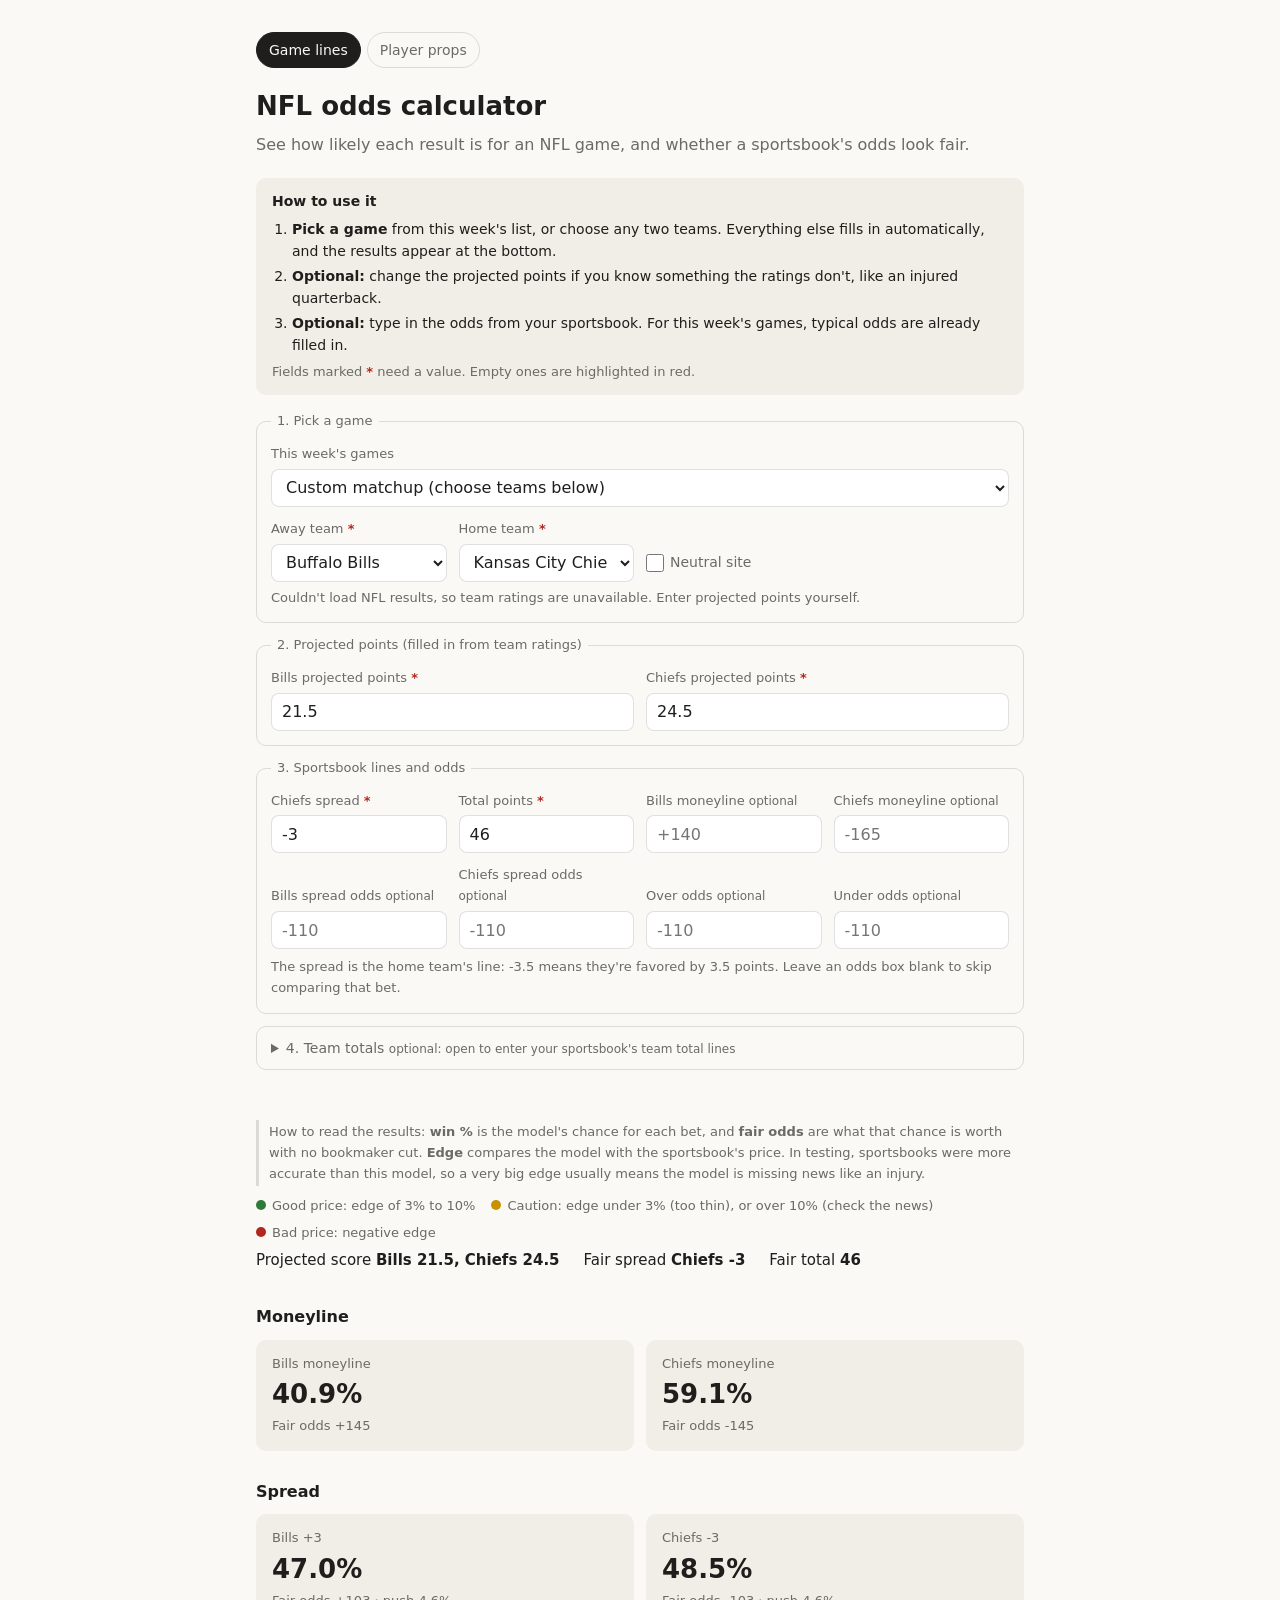
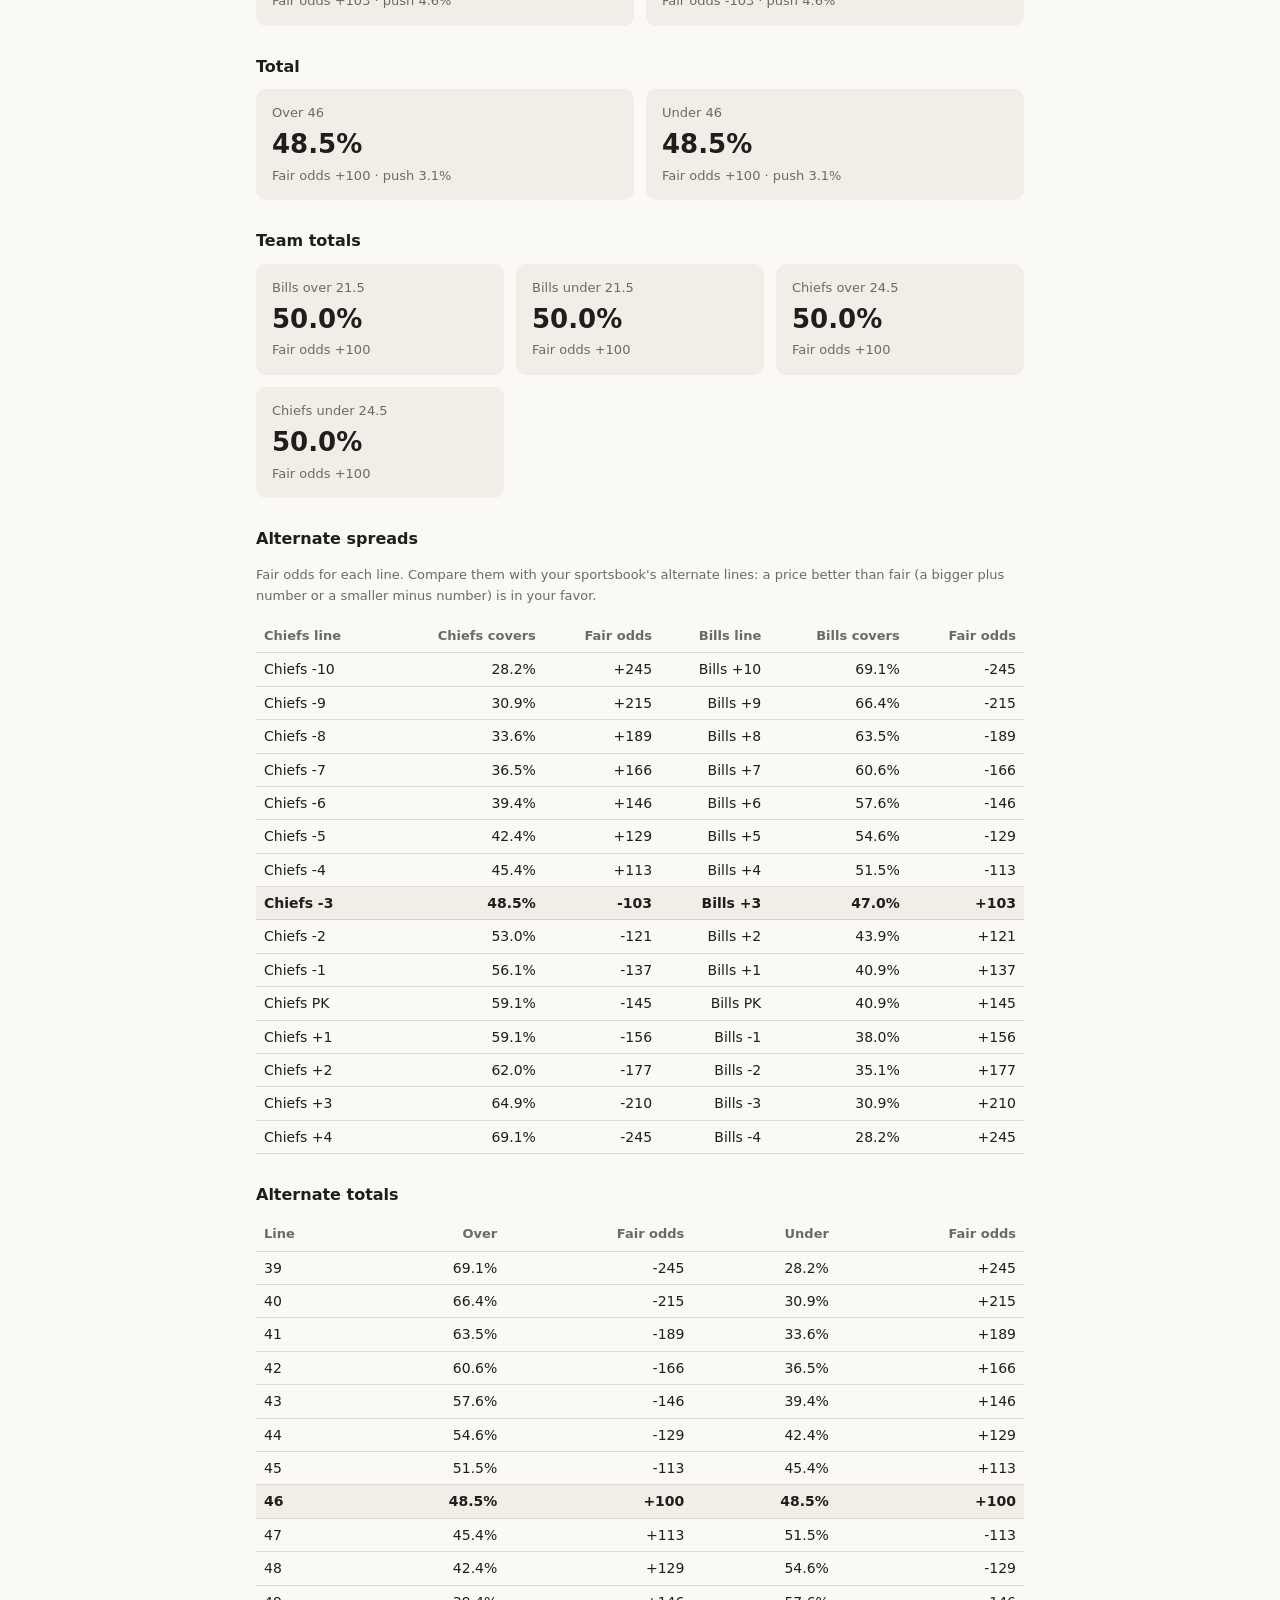
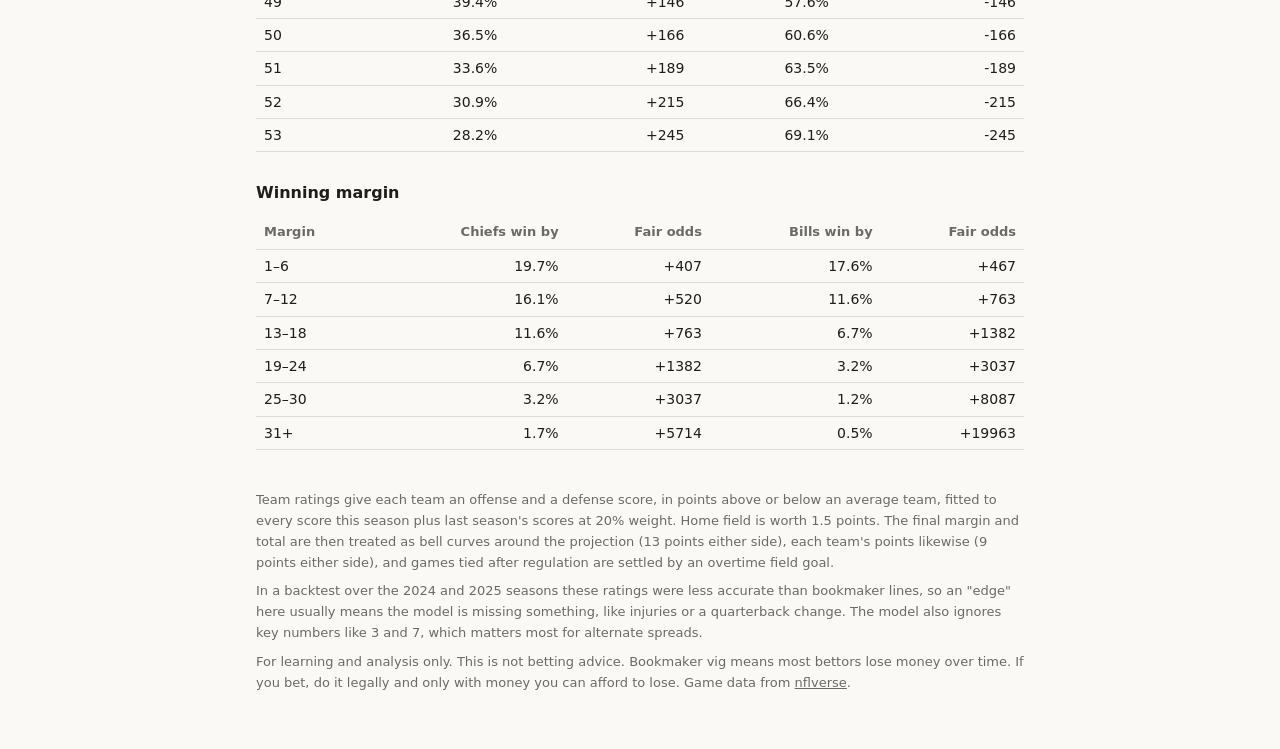
<file: index.html>
<!doctype html>
<html lang="en">
<head>
<meta charset="utf-8">
<meta name="viewport" content="width=device-width, initial-scale=1">
<title>NFL Odds Calculator</title>
<meta name="description" content="Pick an NFL matchup to get moneyline, spread, total and team total probabilities from team ratings, and compare them with sportsbook odds.">
<link rel="stylesheet" href="assets/style.css">
</head>
<body>
<main>
  <nav><a href="index.html" aria-current="page">Game lines</a><a href="props.html">Player props</a></nav>
  <h1>NFL odds calculator</h1>
  <p class="lede">See how likely each result is for an NFL game, and whether a sportsbook's odds look fair.</p>

  <div class="howto">
    <b>How to use it</b>
    <ol>
      <li><b>Pick a game</b> from this week's list, or choose any two teams. Everything else fills in automatically, and the results appear at the bottom.</li>
      <li><b>Optional:</b> change the projected points if you know something the ratings don't, like an injured quarterback.</li>
      <li><b>Optional:</b> type in the odds from your sportsbook. For this week's games, typical odds are already filled in.</li>
    </ol>
    <p class="small" style="margin:6px 0 0">Fields marked <span class="req">*</span> need a value. Empty ones are highlighted in red.</p>
  </div>

  <fieldset>
    <legend>1. Pick a game</legend>
    <div class="grid">
      <label class="wide"><span>This week's games</span><select id="game"><option value="">Custom matchup (choose teams below)</option></select></label>
      <label><span>Away team <span class="req">*</span></span><select id="ateam"></select></label>
      <label><span>Home team <span class="req">*</span></span><select id="hteam"></select></label>
      <label class="check"><input id="neutral" type="checkbox">Neutral site</label>
    </div>
    <p class="small" id="status">Loading NFL results…</p>
  </fieldset>

  <fieldset>
    <legend>2. Projected points (filled in from team ratings)</legend>
    <div class="grid">
      <label><span><span id="apts-label">Away projected points</span> <span class="req">*</span></span><input id="apts" type="number" step="0.5" min="0" max="70" value="21.5"></label>
      <label><span><span id="hpts-label">Home projected points</span> <span class="req">*</span></span><input id="hpts" type="number" step="0.5" min="0" max="70" value="24.5"></label>
    </div>
  </fieldset>

  <fieldset>
    <legend>3. Sportsbook lines and odds</legend>
    <div class="grid">
      <label><span><span id="spread-label">Home spread</span> <span class="req">*</span></span><input id="spread" type="number" step="0.5" value="-3" placeholder="-3.5"></label>
      <label><span>Total points <span class="req">*</span></span><input id="total" type="number" step="0.5" min="0" value="46" placeholder="44.5"></label>
      <label><span><span id="mla-label">Away moneyline</span> <em class="opt">optional</em></span><input id="mla" type="text" placeholder="+140"></label>
      <label><span><span id="mlh-label">Home moneyline</span> <em class="opt">optional</em></span><input id="mlh" type="text" placeholder="-165"></label>
      <label><span><span id="spa-label">Away spread odds</span> <em class="opt">optional</em></span><input id="spa" type="text" placeholder="-110"></label>
      <label><span><span id="sph-label">Home spread odds</span> <em class="opt">optional</em></span><input id="sph" type="text" placeholder="-110"></label>
      <label><span>Over odds <em class="opt">optional</em></span><input id="ovr" type="text" placeholder="-110"></label>
      <label><span>Under odds <em class="opt">optional</em></span><input id="und" type="text" placeholder="-110"></label>
    </div>
    <p class="small" style="margin:8px 0 0">The spread is the home team's line: -3.5 means they're favored by 3.5 points. Leave an odds box blank to skip comparing that bet.</p>
  </fieldset>

  <details id="more">
    <summary>4. Team totals <em class="opt">optional: open to enter your sportsbook's team total lines</em></summary>
    <div class="grid">
      <label><span><span id="att-label">Away team total</span> <span class="req">*</span></span><input id="att" type="number" step="0.5" min="0"></label>
      <label><span>Over odds <em class="opt">optional</em></span><input id="atto" type="text" placeholder="-110"></label>
      <label><span>Under odds <em class="opt">optional</em></span><input id="attu" type="text" placeholder="-110"></label>
      <label><span><span id="htt-label">Home team total</span> <span class="req">*</span></span><input id="htt" type="number" step="0.5" min="0"></label>
      <label><span>Over odds <em class="opt">optional</em></span><input id="htto" type="text" placeholder="-110"></label>
      <label><span>Under odds <em class="opt">optional</em></span><input id="httu" type="text" placeholder="-110"></label>
    </div>
    <p class="small" style="margin:8px 0 0">Team totals start at the model's fair lines. Change them to your sportsbook's.</p>
  </details>
  <p class="err" id="err" role="alert"></p>

  <p class="note">How to read the results: <b>win %</b> is the model's chance for each bet, and <b>fair odds</b> are what that chance is worth with no bookmaker cut. <b>Edge</b> compares the model with the sportsbook's price. In testing, sportsbooks were more accurate than this model, so a very big edge usually means the model is missing news like an injury.</p>
  <div class="legend">
    <span><span class="dot" style="background:var(--good)"></span>Good price: edge of 3% to 10%</span>
    <span><span class="dot" style="background:var(--warn)"></span>Caution: edge under 3% (too thin), or over 10% (check the news)</span>
    <span><span class="dot" style="background:var(--bad)"></span>Bad price: negative edge</span>
  </div>

  <div class="summary" id="summary"></div>
  <div class="summary small" id="ratings"></div>

  <h2>Moneyline</h2>
  <div class="market" id="ml"></div>
  <h2>Spread</h2>
  <div class="market" id="sp"></div>
  <h2>Total</h2>
  <div class="market" id="tot"></div>
  <h2>Team totals</h2>
  <div class="market" id="tt"></div>
  <p class="small" id="vig"></p>

  <h2>Alternate spreads</h2>
  <p class="small">Fair odds for each line. Compare them with your sportsbook's alternate lines: a price better than fair (a bigger plus number or a smaller minus number) is in your favor.</p>
  <div class="table-wrap"><table class="lines" id="altsp"></table></div>
  <h2>Alternate totals</h2>
  <div class="table-wrap"><table class="lines" id="alttot"></table></div>
  <h2>Winning margin</h2>
  <div class="table-wrap"><table class="lines" id="margin"></table></div>

  <footer>
    <p>Team ratings give each team an offense and a defense score, in points above or below an average team, fitted to every score this season plus last season's scores at 20% weight. Home field is worth 1.5 points. The final margin and total are then treated as bell curves around the projection (13 points either side), each team's points likewise (9 points either side), and games tied after regulation are settled by an overtime field goal.</p>
    <p>In a backtest over the 2024 and 2025 seasons these ratings were less accurate than bookmaker lines, so an "edge" here usually means the model is missing something, like injuries or a quarterback change. The model also ignores key numbers like 3 and 7, which matters most for alternate spreads.</p>
    <p>For learning and analysis only. This is not betting advice. Bookmaker vig means most bettors lose money over time. If you bet, do it legally and only with money you can afford to lose. Game data from <a href="https://github.com/nflverse/nfldata">nflverse</a>.</p>
  </footer>
</main>

<script src="assets/common.js"></script>
<script>
let ratings = null;   // team ratings, once loaded
let upcoming = [];    // this week's games with sportsbook lines

// Games level after regulation go to overtime, usually decided by a field goal.
function marginDist(h, a) {
  const dist = discreteNormal(h - a, MARGIN_SD, -100, 100);
  const tie = dist.get(0);
  dist.delete(0);
  dist.set(3, dist.get(3) + tie / 2);
  dist.set(-3, dist.get(-3) + tie / 2);
  return dist;
}

async function loadData() {
  try {
    const data = await loadNflData();
    ratings = data.ratings;
    upcoming = data.upcoming;
    upcoming.forEach((g, i) => $('game').add(new Option(gameLabel(g), i)));
    $('status').textContent = data.note;
    if (upcoming.length) { $('game').value = '0'; loadGame(upcoming[0]); }
    else useRatings();
  } catch (e) {
    $('status').textContent = "Couldn't load NFL results, so team ratings are unavailable. Enter projected points yourself.";
    resetTeamTotals();
    calc();
  }
}

// ------------------------------------------------------------------ inputs

function fillTeams() {
  for (const id of ['hteam', 'ateam']) {
    const sel = $(id);
    for (const abbr of Object.keys(TEAMS)) sel.add(new Option(TEAMS[abbr], abbr));
  }
  $('ateam').value = 'BUF'; $('hteam').value = 'KC';
}

const val = v => (v === undefined || v === 'NA') ? '' : v;
const signed = v => { v = val(v); return v && +v > 0 ? '+' + v : v; };
const half = x => Math.round(x * 2) / 2 || 0;

function loadGame(g) {
  $('hteam').value = g.home_team; $('ateam').value = g.away_team;
  $('neutral').checked = g.location === 'Neutral';
  $('mlh').value = signed(g.home_moneyline); $('mla').value = signed(g.away_moneyline);
  // nflverse's spread_line is positive when the home team is favoured.
  if (val(g.spread_line)) $('spread').value = -g.spread_line;
  $('sph').value = signed(g.home_spread_odds); $('spa').value = signed(g.away_spread_odds);
  if (val(g.total_line)) $('total').value = g.total_line;
  $('ovr').value = signed(g.over_odds); $('und').value = signed(g.under_odds);
  useRatings(false);
}

// Team totals start at the model's fair lines, with no odds.
function resetTeamTotals() {
  $('htt').value = half(parseFloat($('hpts').value) || 0);
  $('att').value = half(parseFloat($('apts').value) || 0);
  for (const id of ['htto', 'httu', 'atto', 'attu']) $(id).value = '';
}

// Fill projected points from the ratings. When the matchup isn't a listed game,
// clear the odds and reset the lines to fair ones so stale prices aren't compared.
function useRatings(resetLines = true) {
  const home = $('hteam').value, away = $('ateam').value;
  if (resetLines) {
    const idx = upcoming.findIndex(g => g.home_team === home && g.away_team === away);
    if (idx >= 0) { $('game').value = String(idx); return loadGame(upcoming[idx]); }
    $('game').value = '';
    for (const id of ['mlh', 'mla', 'sph', 'spa', 'ovr', 'und']) $(id).value = '';
  }
  if (ratings) {
    const [hp, ap] = ratings.project(home, away, $('neutral').checked);
    $('hpts').value = hp.toFixed(1); $('apts').value = ap.toFixed(1);
    if (resetLines) {
      $('spread').value = -half(hp - ap);
      $('total').value = half(hp + ap);
    }
  }
  resetTeamTotals();
  calc();
}

// ----------------------------------------------------------------- output

function altTable(id, headers, rows, mainIndex) {
  $(id).innerHTML = `<thead><tr>${headers.map(h => `<th>${esc(h)}</th>`).join('')}</tr></thead><tbody>` +
    rows.map((r, i) => `<tr${i === mainIndex ? ' class="main"' : ''}>${r.map(c => `<td>${c}</td>`).join('')}</tr>`).join('') + '</tbody>';
}

function calc() {
  const homeAbbr = $('hteam').value, awayAbbr = $('ateam').value;
  const home = shortName(homeAbbr), away = shortName(awayAbbr);
  const labels = {
    'hpts-label': `${home} projected points`, 'apts-label': `${away} projected points`,
    'spread-label': `${home} spread`, 'mlh-label': `${home} moneyline`, 'mla-label': `${away} moneyline`,
    'sph-label': `${home} spread odds`, 'spa-label': `${away} spread odds`,
    'htt-label': `${home} team total`, 'att-label': `${away} team total`,
  };
  for (const id in labels) $(id).textContent = labels[id];

  const h = parseFloat($('hpts').value), a = parseFloat($('apts').value);
  const spread = parseFloat($('spread').value), total = parseFloat($('total').value);
  const htt = parseFloat($('htt').value), att = parseFloat($('att').value);
  const ids = ['mlh', 'mla', 'sph', 'spa', 'ovr', 'und', 'htto', 'httu', 'atto', 'attu'];
  const odds = Object.fromEntries(ids.map(id => [id, toDecimal($(id).value)]));

  const ok = validate([
    ['hteam', homeAbbr === awayAbbr, 'Pick two different teams.'],
    ['ateam', homeAbbr === awayAbbr, null],
    ['apts', !(a >= 0 && a <= 70), `Enter ${away} projected points between 0 and 70.`],
    ['hpts', !(h >= 0 && h <= 70), `Enter ${home} projected points between 0 and 70.`],
    ['spread', !isFinite(spread) || Math.abs(spread) > 40, `Enter the ${home} spread, like -3.5 or +7.`],
    ['total', !(total > 0), 'Enter the total points line, like 44.5.'],
    ['att', !(att >= 0), `Enter the ${away} team total, like 20.5.`],
    ['htt', !(htt >= 0), `Enter the ${home} team total, like 23.5.`],
    ...ids.map(id => [id, Number.isNaN(odds[id]), 'Odds must be American (-110, +150) or decimal (1.91), or left blank.']),
  ]);
  if (!ok) {
    for (const id of ['summary', 'ratings', 'ml', 'sp', 'tot', 'tt', 'vig', 'altsp', 'alttot', 'margin']) $(id).textContent = '';
    if (['att', 'htt', 'atto', 'attu', 'htto', 'httu'].some(id => $(id).classList.contains('missing'))) $('more').open = true;
    return;
  }

  const margin = marginDist(h, a), totals = discreteNormal(h + a, TOTAL_SD, 0, 150);
  const fairSpread = -half(h - a), fairTotal = half(h + a);
  $('summary').innerHTML = `<span>Projected score <b>${esc(away)} ${a.toFixed(1)}, ${esc(home)} ${h.toFixed(1)}</b></span>` +
    `<span>Fair spread <b>${esc(home)} ${fmtLine(fairSpread)}</b></span><span>Fair total <b>${fairTotal}</b></span>`;
  $('ratings').innerHTML = ratings
    ? [awayAbbr, homeAbbr].map(t => `<span>${esc(shortName(t))}: offense ${signedPts(ratings.off[t] || 0)}, defense ${signedPts(ratings.def[t] || 0)} points vs average</span>`).join('')
    : '';

  const [hw, , aw] = lineProbs(margin, 0);
  $('ml').innerHTML = card(`${away} moneyline`, aw, 0, hw, odds.mla) + card(`${home} moneyline`, hw, 0, aw, odds.mlh);

  // Home covers a spread of L when margin + L > 0, i.e. margin > -L.
  const [cover, sPush, noCover] = lineProbs(margin, -spread);
  $('sp').innerHTML = card(`${away} ${fmtLine(-spread)}`, noCover, sPush, cover, odds.spa) +
    card(`${home} ${fmtLine(spread)}`, cover, sPush, noCover, odds.sph);

  const [over, tPush, under] = lineProbs(totals, total);
  $('tot').innerHTML = card(`Over ${total}`, over, tPush, under, odds.ovr) + card(`Under ${total}`, under, tPush, over, odds.und);

  const [ao, ap, au] = lineProbs(discreteNormal(a, TEAM_SD, 0, 100), att);
  const [ho, hp, hu] = lineProbs(discreteNormal(h, TEAM_SD, 0, 100), htt);
  $('tt').innerHTML = card(`${away} over ${att}`, ao, ap, au, odds.atto) + card(`${away} under ${att}`, au, ap, ao, odds.attu) +
    card(`${home} over ${htt}`, ho, hp, hu, odds.htto) + card(`${home} under ${htt}`, hu, hp, ho, odds.httu);

  const vig = [vigText('moneyline', odds.mlh, odds.mla), vigText('spread', odds.sph, odds.spa), vigText('total', odds.ovr, odds.und),
    vigText(`${away} team total`, odds.atto, odds.attu), vigText(`${home} team total`, odds.htto, odds.httu)].filter(Boolean);
  $('vig').textContent = vig.length ? 'Bookmaker vig: ' + vig.join(' · ') : '';

  // Alternate lines: the entered line plus 7 points either way, one point apart.
  const offsets = Array.from({ length: 15 }, (_, i) => i - 7);
  const fair = (win, loss) => toAmerican((win + loss) / win);
  altTable('altsp', [`${home} line`, `${home} covers`, 'Fair odds', `${away} line`, `${away} covers`, 'Fair odds'],
    offsets.map(o => {
      const L = spread + o, [c, , n] = lineProbs(margin, -L);
      return [`${esc(home)} ${fmtLine(L)}`, pct(c), fair(c, n), `${esc(away)} ${fmtLine(-L)}`, pct(n), fair(n, c)];
    }), 7);
  altTable('alttot', ['Line', 'Over', 'Fair odds', 'Under', 'Fair odds'],
    offsets.filter(o => total + o > 0).map(o => {
      const L = total + o, [ov, , un] = lineProbs(totals, L);
      return [String(L), pct(ov), fair(ov, un), pct(un), fair(un, ov)];
    }), offsets.filter(o => total + o > 0).indexOf(0));

  // Winning margin bands, as sportsbooks usually offer them.
  const bands = [[1, 6], [7, 12], [13, 18], [19, 24], [25, 30], [31, 100]];
  const bandProb = (lo, hi, sign) => { let p = 0; for (let k = lo; k <= hi; k++) p += margin.get(sign * k) || 0; return p; };
  altTable('margin', ['Margin', `${home} win by`, 'Fair odds', `${away} win by`, 'Fair odds'],
    bands.map(([lo, hi]) => {
      const hp2 = bandProb(lo, hi, 1), ap2 = bandProb(lo, hi, -1);
      return [hi === 100 ? `${lo}+` : `${lo}–${hi}`, pct(hp2), fairOdds(hp2), pct(ap2), fairOdds(ap2)];
    }), -1);
}

fillTeams();
$('game').addEventListener('change', e => e.target.value === '' ? useRatings() : loadGame(upcoming[+e.target.value]));
for (const id of ['hteam', 'ateam', 'neutral']) $(id).addEventListener('change', () => useRatings());
for (const id of ['hpts', 'apts', 'spread', 'total', 'mlh', 'mla', 'sph', 'spa', 'ovr', 'und', 'htt', 'att', 'htto', 'httu', 'atto', 'attu']) $(id).addEventListener('input', calc);
resetTeamTotals();
calc();
loadData();
</script>
</body>
</html>
</file>
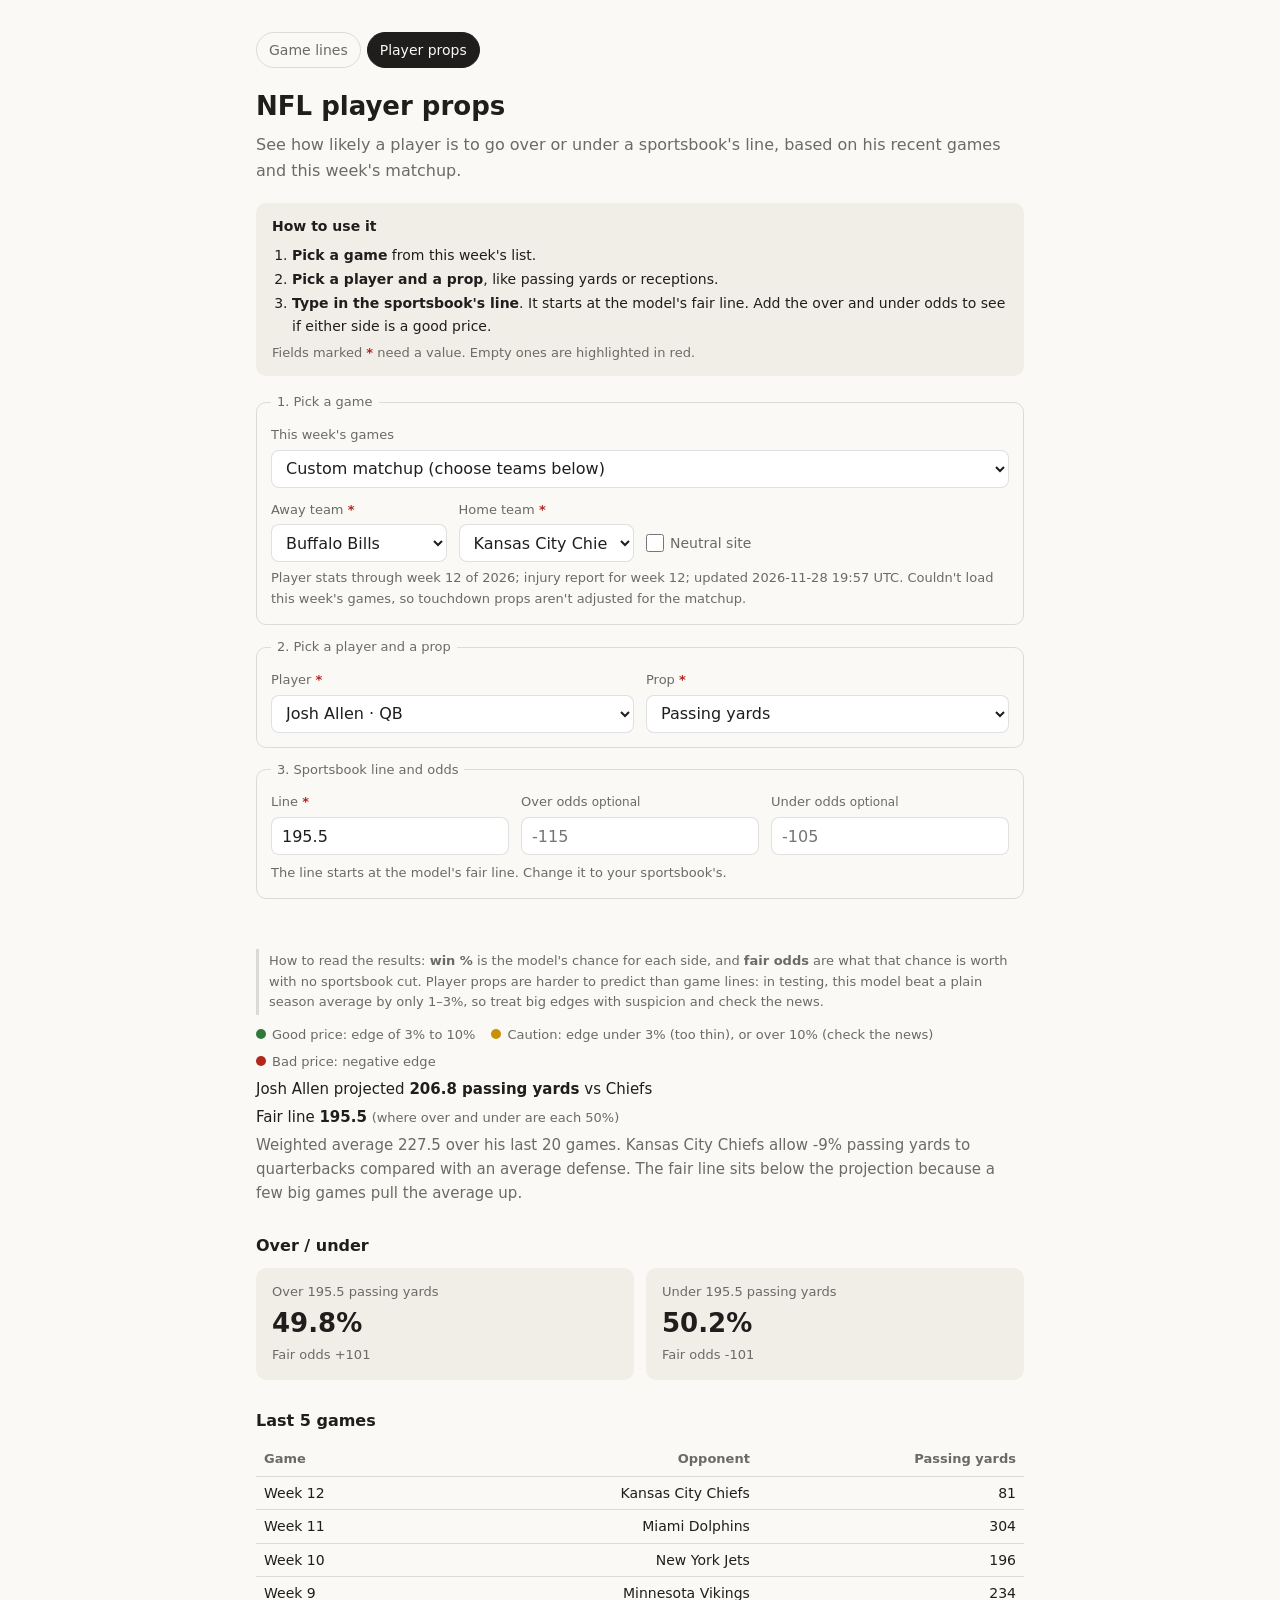
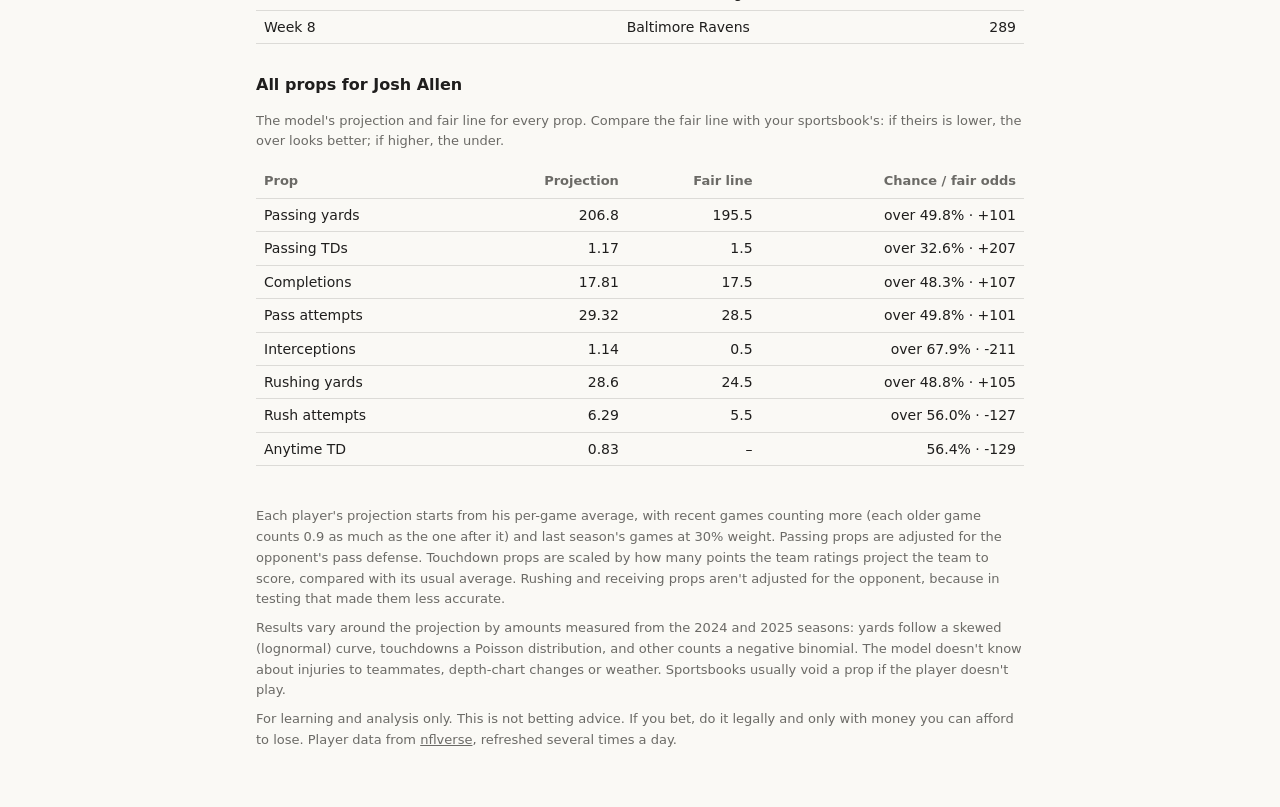
<file: props.html>
<!doctype html>
<html lang="en">
<head>
<meta charset="utf-8">
<meta name="viewport" content="width=device-width, initial-scale=1">
<title>NFL Player Props</title>
<meta name="description" content="Check NFL player props like passing yards, receptions and anytime touchdowns against a model built from this season's stats.">
<link rel="stylesheet" href="assets/style.css">
</head>
<body>
<main>
  <nav><a href="index.html">Game lines</a><a href="props.html" aria-current="page">Player props</a></nav>
  <h1>NFL player props</h1>
  <p class="lede">See how likely a player is to go over or under a sportsbook's line, based on his recent games and this week's matchup.</p>

  <div class="howto">
    <b>How to use it</b>
    <ol>
      <li><b>Pick a game</b> from this week's list.</li>
      <li><b>Pick a player and a prop</b>, like passing yards or receptions.</li>
      <li><b>Type in the sportsbook's line</b>. It starts at the model's fair line. Add the over and under odds to see if either side is a good price.</li>
    </ol>
    <p class="small" style="margin:6px 0 0">Fields marked <span class="req">*</span> need a value. Empty ones are highlighted in red.</p>
  </div>

  <fieldset>
    <legend>1. Pick a game</legend>
    <div class="grid">
      <label class="wide"><span>This week's games</span><select id="game"><option value="">Custom matchup (choose teams below)</option></select></label>
      <label><span>Away team <span class="req">*</span></span><select id="ateam"></select></label>
      <label><span>Home team <span class="req">*</span></span><select id="hteam"></select></label>
      <label class="check"><input id="neutral" type="checkbox">Neutral site</label>
    </div>
    <p class="small" id="status">Loading player stats…</p>
  </fieldset>

  <fieldset>
    <legend>2. Pick a player and a prop</legend>
    <div class="grid">
      <label><span>Player <span class="req">*</span></span><select id="player"></select></label>
      <label><span>Prop <span class="req">*</span></span><select id="prop"></select></label>
    </div>
  </fieldset>

  <fieldset>
    <legend>3. Sportsbook line and odds</legend>
    <div class="grid">
      <label id="line-wrap"><span><span id="line-label">Line</span> <span class="req">*</span></span><input id="line" type="number" step="0.5" min="0" placeholder="249.5"></label>
      <label><span><span id="over-label">Over odds</span> <em class="opt">optional</em></span><input id="over" type="text" placeholder="-115"></label>
      <label><span><span id="under-label">Under odds</span> <em class="opt">optional</em></span><input id="under" type="text" placeholder="-105"></label>
    </div>
    <p class="small" id="line-help" style="margin:8px 0 0">The line starts at the model's fair line. Change it to your sportsbook's.</p>
  </fieldset>
  <p class="err" id="err" role="alert"></p>

  <div id="warnings"></div>

  <p class="note">How to read the results: <b>win %</b> is the model's chance for each side, and <b>fair odds</b> are what that chance is worth with no sportsbook cut. Player props are harder to predict than game lines: in testing, this model beat a plain season average by only 1–3%, so treat big edges with suspicion and check the news.</p>
  <div class="legend">
    <span><span class="dot" style="background:var(--good)"></span>Good price: edge of 3% to 10%</span>
    <span><span class="dot" style="background:var(--warn)"></span>Caution: edge under 3% (too thin), or over 10% (check the news)</span>
    <span><span class="dot" style="background:var(--bad)"></span>Bad price: negative edge</span>
  </div>

  <div class="summary" id="summary"></div>
  <div class="summary small" id="why"></div>
  <h2 id="result-title">Over / under</h2>
  <div class="market" id="cards"></div>
  <p class="small" id="vig"></p>

  <h2>Last 5 games</h2>
  <div class="table-wrap"><table class="lines" id="recent"></table></div>

  <h2 id="all-title">All props for this player</h2>
  <p class="small">The model's projection and fair line for every prop. Compare the fair line with your sportsbook's: if theirs is lower, the over looks better; if higher, the under.</p>
  <div class="table-wrap"><table class="lines" id="all"></table></div>

  <footer>
    <p>Each player's projection starts from his per-game average, with recent games counting more (each older game counts 0.9 as much as the one after it) and last season's games at 30% weight. Passing props are adjusted for the opponent's pass defense. Touchdown props are scaled by how many points the team ratings project the team to score, compared with its usual average. Rushing and receiving props aren't adjusted for the opponent, because in testing that made them less accurate.</p>
    <p>Results vary around the projection by amounts measured from the 2024 and 2025 seasons: yards follow a skewed (lognormal) curve, touchdowns a Poisson distribution, and other counts a negative binomial. The model doesn't know about injuries to teammates, depth-chart changes or weather. Sportsbooks usually void a prop if the player doesn't play.</p>
    <p>For learning and analysis only. This is not betting advice. If you bet, do it legally and only with money you can afford to lose. Player data from <a href="https://github.com/nflverse/nflverse-data">nflverse</a>, refreshed several times a day.</p>
  </footer>
</main>

<script src="assets/common.js"></script>
<script>
let nfl = null;      // team ratings and this week's games
let pdata = null;    // data/players.json
const PRACTICE = ['Did not practice', 'Limited practice'];

// ------------------------------------------------------------ prop maths

function lgamma(x) {
  // Lanczos approximation, accurate to about 1e-15.
  const c = [0.99999999999980993, 676.5203681218851, -1259.1392167224028, 771.32342877765313,
    -176.61502916214059, 12.507343278686905, -0.13857109526572012, 9.9843695780195716e-6, 1.5056327351493116e-7];
  if (x < 0.5) return Math.log(Math.PI / Math.abs(Math.sin(Math.PI * x))) - lgamma(1 - x);
  x -= 1;
  let a = c[0];
  const t = x + 7.5;
  for (let i = 1; i < 9; i++) a += c[i] / (x + i);
  return 0.5 * Math.log(2 * Math.PI) + (x + 0.5) * Math.log(t) - t + Math.log(a);
}

// P(X = k) for a count with the given mean and variance/mean ratio (1 = Poisson).
function negbinPmf(k, mean, dispersion) {
  if (mean <= 0) return k === 0 ? 1 : 0;
  if (dispersion <= 1.0001) return Math.exp(-mean + k * Math.log(mean) - lgamma(k + 1));
  const r = mean / (dispersion - 1), p = r / (r + mean);
  return Math.exp(lgamma(k + r) - lgamma(r) - lgamma(k + 1) + r * Math.log(p) + k * Math.log(1 - p));
}

// [P(over), P(push), P(under)]. Yards follow a lognormal curve with coefficient of
// variation `spread`, counts a negative binomial with variance/mean `spread`, and
// touchdowns a Poisson. Results are whole numbers, so only whole-number lines push.
function propProbs(kind, mean, spread, line) {
  const whole = Number.isInteger(line);
  if (kind === 'yards') {
    if (mean <= 0) return [0, 0, 1];
    const s2 = Math.log(1 + spread * spread), mu = Math.log(mean) - s2 / 2, sd = Math.sqrt(s2);
    const above = x => x <= 0 ? 1 : 1 - cdf(Math.log(x), mu, sd);
    const over = above(Math.floor(line) + 0.5);
    const push = whole ? above(line - 0.5) - over : 0;
    return [over, push, 1 - over - push];
  }
  const dispersion = kind === 'td' ? 1 : spread;
  let below = 0;
  for (let k = 0; k < Math.floor(line) + (whole ? 0 : 1); k++) below += negbinPmf(k, mean, dispersion);
  const push = whole ? negbinPmf(line, mean, dispersion) : 0;
  return [1 - below - push, push, below];
}

// The half-point line closest to a 50/50 split.
function fairLine(kind, mean, spread) {
  if (kind === 'yards') {
    const s2 = Math.log(1 + spread * spread);
    return Math.floor(Math.exp(Math.log(Math.max(mean, 0.01)) - s2 / 2)) + 0.5;
  }
  let best = 0.5, gap = 1;
  for (let n = 0; n < 400; n++) {
    const g = Math.abs(propProbs(kind, mean, spread, n + 0.5)[0] - 0.5);
    if (g < gap) { gap = g; best = n + 0.5; } else break;
  }
  return best;
}

// ------------------------------------------------------------- projection

const home = () => $('hteam').value, away = () => $('ateam').value;
const opponentOf = p => p.team === home() ? away() : home();
const statInfo = s => pdata.stats[s];
const spreadFor = (s, pos) => (pdata.spread[s] || {})[pos];

// Returns { mean, why }: the player's weighted average, adjusted for the matchup.
function project(p, stat) {
  const base = p.avg[stat];
  const kind = statInfo(stat).kind;
  if (kind === 'td') {
    const ppg = pdata.team_ppg[p.team];
    if (!nfl || !ppg) return { mean: base, why: '' };
    const [hp, ap] = nfl.ratings.project(home(), away(), $('neutral').checked);
    const proj = p.team === home() ? hp : ap;
    return { mean: base * proj / ppg,
      why: `${shortName(p.team)} are projected to score ${proj.toFixed(1)} points, against their ${ppg.toFixed(1)} average, so touchdown chances are scaled by ${signedPct(proj / ppg - 1)}.` };
  }
  const opp = opponentOf(p);
  const f = ((pdata.defense[opp] || {})[stat] || {})[p.pos];
  if (!f) return { mean: base, why: '' };
  return { mean: base * f, why: `${teamName(opp)} allow ${signedPct(f - 1)} ${statInfo(stat).label.toLowerCase()} to quarterbacks compared with an average defense.` };
}
const signedPct = x => (x >= 0 ? '+' : '') + (x * 100).toFixed(0) + '%';
const fmtNum = (x, kind) => kind === 'yards' ? x.toFixed(1) : x.toFixed(2);

// ------------------------------------------------------------------ inputs

function fillTeams() {
  for (const id of ['hteam', 'ateam']) for (const abbr of Object.keys(TEAMS)) $(id).add(new Option(TEAMS[abbr], abbr));
  $('ateam').value = 'BUF'; $('hteam').value = 'KC';
}

function playerLabel(p) {
  return `${p.name} · ${p.pos}` + (p.status ? ` · ${p.status}` : '') + (p.games_this_season === 0 ? ' · no games this season' : '');
}

function fillPlayers() {
  const sel = $('player'), previous = sel.value;
  sel.innerHTML = '';
  for (const t of [away(), home()]) {
    const group = document.createElement('optgroup');
    group.label = teamName(t);
    for (const p of pdata.players.filter(p => p.team === t)) group.appendChild(new Option(playerLabel(p), p.id));
    sel.appendChild(group);
  }
  if ([...sel.options].some(o => o.value === previous)) sel.value = previous;
  fillProps();
}

const currentPlayer = () => pdata && pdata.players.find(p => p.id === $('player').value);

// Props in the order each position is usually bet, skipping ones the player
// barely records (like a receiver's rushing yards).
const PROP_ORDER = {
  QB: ['pass_yds', 'pass_td', 'pass_cmp', 'pass_att', 'pass_int', 'rush_yds', 'rush_att', 'anytime_td'],
  RB: ['rush_yds', 'rush_att', 'rush_rec_yds', 'rec_yds', 'rec', 'anytime_td'],
  WR: ['rec_yds', 'rec', 'rush_rec_yds', 'rush_yds', 'anytime_td'],
  TE: ['rec_yds', 'rec', 'rush_rec_yds', 'anytime_td'],
};
const MIN_AVERAGE = { rush_yds: 5, rush_att: 1, rec_yds: 5, rec: 0.5 };
const propsFor = p => PROP_ORDER[p.pos].filter(s => s in p.avg && p.avg[s] >= (MIN_AVERAGE[s] || 0));

function fillProps() {
  const p = currentPlayer(), sel = $('prop'), previous = sel.value;
  sel.innerHTML = '';
  if (p) for (const s of propsFor(p)) sel.add(new Option(statInfo(s).label, s));
  if ([...sel.options].some(o => o.value === previous)) sel.value = previous;
  resetLine();
}

// Start the line at the model's fair line and clear the odds, so a price
// entered for one prop isn't carried over to another.
function resetLine() {
  const p = currentPlayer(), stat = $('prop').value;
  $('over').value = ''; $('under').value = '';
  if (p && stat) {
    const kind = statInfo(stat).kind;
    $('line').value = stat === 'anytime_td' ? 0.5 : fairLine(kind, project(p, stat).mean, spreadFor(stat, p.pos));
  }
  calc();
}

function loadGame(g) {
  $('hteam').value = g.home_team; $('ateam').value = g.away_team;
  $('neutral').checked = g.location === 'Neutral';
  fillPlayers();
}

function teamsChanged() {
  const idx = nfl ? nfl.upcoming.findIndex(g => g.home_team === home() && g.away_team === away()) : -1;
  $('game').value = idx >= 0 ? String(idx) : '';
  fillPlayers();
}

// ----------------------------------------------------------------- output

function showWarnings(p) {
  const w = [];
  const name = esc(p.name), team = esc(shortName(p.team));
  const injury = p.injury ? ` (${esc(p.injury.toLowerCase())})` : '';
  if (p.status === 'IR') w.push(['bad', `${name} is on injured reserve and won't play. Sportsbooks don't usually offer his props.`]);
  else if (p.status === 'Out') w.push(['bad', `${name} is listed as Out${injury} and won't play.`]);
  else if (p.status === 'Doubtful') w.push(['bad', `${name} is listed as Doubtful${injury} and probably won't play.`]);
  else if (p.status === 'Questionable') w.push(['caution', `${name} is listed as Questionable${injury}. Even if he plays, he may be limited.`]);
  else if (PRACTICE.includes(p.status)) w.push(['caution', `${name}: ${esc(p.status.toLowerCase())} this week${injury}. His game-day status usually comes out Friday.`]);
  if (!pdata.injury_teams.includes(p.team)) w.push(['info', `The ${team} haven't posted this week's injury report yet. Teams post them Wednesday to Friday, so check back.`]);
  if (p.games_this_season < 2) w.push(['caution', `${name} has played ${p.games_this_season === 0 ? 'no' : 'only one'} game${p.games_this_season === 1 ? '' : 's'} this season, so the projection leans on older games.`]);
  $('warnings').innerHTML = w.map(([cls, text]) => `<div class="warn ${cls}">${text}</div>`).join('');
}

function table(id, headers, rows) {
  $(id).innerHTML = `<thead><tr>${headers.map(h => `<th>${esc(h)}</th>`).join('')}</tr></thead><tbody>` +
    rows.map(r => `<tr>${r.map(c => `<td>${c}</td>`).join('')}</tr>`).join('') + '</tbody>';
}

function clearResults() {
  for (const id of ['summary', 'why', 'cards', 'vig', 'recent', 'all', 'warnings']) $(id).textContent = '';
}

function calc() {
  if (!pdata) return;
  const p = currentPlayer(), stat = $('prop').value;
  const isTd = stat === 'anytime_td';
  $('line-wrap').style.display = isTd ? 'none' : '';
  $('over-label').textContent = isTd ? 'Yes odds' : 'Over odds';
  $('under-label').textContent = isTd ? 'No odds' : 'Under odds';
  $('line-help').textContent = isTd ? 'Anytime touchdown is a yes/no bet: does he score a rushing or receiving touchdown?'
    : "The line starts at the model's fair line. Change it to your sportsbook's.";

  const line = parseFloat($('line').value);
  const odds = { over: toDecimal($('over').value), under: toDecimal($('under').value) };
  const ok = validate([
    ['hteam', home() === away(), 'Pick two different teams.'],
    ['ateam', home() === away(), null],
    ['player', !p, 'Pick a player.'],
    ['prop', !stat, 'Pick a prop.'],
    ['line', !isTd && !(line >= 0), 'Enter the sportsbook line, like 249.5.'],
    ['over', Number.isNaN(odds.over), 'Odds must be American (-110, +150) or decimal (1.91), or left blank.'],
    ['under', Number.isNaN(odds.under), 'Odds must be American (-110, +150) or decimal (1.91), or left blank.'],
  ]);
  if (!ok || !p) { clearResults(); return; }

  const { label, kind } = statInfo(stat);
  const spread = spreadFor(stat, p.pos);
  const { mean, why } = project(p, stat);
  const [over, push, under] = propProbs(kind, mean, spread, isTd ? 0.5 : line);

  showWarnings(p);
  const opp = opponentOf(p);
  $('summary').innerHTML = isTd
    ? `<span>${esc(p.name)} projected <b>${mean.toFixed(2)} touchdowns</b> vs ${esc(shortName(opp))}</span><span>Chance to score <b>${pct(over)}</b></span>`
    : `<span>${esc(p.name)} projected <b>${fmtNum(mean, kind)} ${esc(label.toLowerCase())}</b> vs ${esc(shortName(opp))}</span>` +
      `<span>Fair line <b>${fairLine(kind, mean, spread)}</b> <span class="small">(where over and under are each 50%)</span></span>`;
  $('why').innerHTML = `<span>Weighted average ${fmtNum(p.avg[stat], kind)} over his last ${p.games} games. ${esc(why)}` +
    (kind === 'yards' ? ' The fair line sits below the projection because a few big games pull the average up.' : '') + '</span>';

  $('result-title').textContent = isTd ? 'Anytime touchdown' : 'Over / under';
  $('cards').innerHTML = isTd
    ? card(`${p.name} scores a TD`, over, 0, under, odds.over) + card(`${p.name} doesn't score`, under, 0, over, odds.under)
    : card(`Over ${line} ${label.toLowerCase()}`, over, push, under, odds.over) + card(`Under ${line} ${label.toLowerCase()}`, under, push, over, odds.under);
  $('vig').textContent = odds.over && odds.under ? 'Sportsbook vig: ' + vigText('this prop', odds.over, odds.under) : '';

  const values = p.recent.map(g => g[stat]);
  table('recent', ['Game', 'Opponent', label],
    p.recent.map(g => [`${g.season === pdata.season ? '' : g.season + ' '}Week ${g.week}`, esc(teamName(g.opp)), String(g[stat])]));

  $('all-title').textContent = `All props for ${p.name}`;
  table('all', ['Prop', 'Projection', 'Fair line', 'Chance / fair odds'],
    propsFor(p).map(s => {
      const info = statInfo(s), m = project(p, s).mean, sp = spreadFor(s, p.pos);
      if (s === 'anytime_td') {
        const yes = propProbs('td', m, sp, 0.5)[0];
        return [info.label, m.toFixed(2), '–', `${pct(yes)} · ${fairOdds(yes)}`];
      }
      const fl = fairLine(info.kind, m, sp), [o, , u] = propProbs(info.kind, m, sp, fl);
      return [info.label, fmtNum(m, info.kind), String(fl), `over ${pct(o)} · ${fairOdds(o / (o + u))}`];
    }));
}

// -------------------------------------------------------------------- data

async function loadData() {
  try {
    pdata = window.PLAYERS_DATA || await (await fetch('data/players.json')).json();
  } catch (e) {
    $('status').textContent = "Couldn't load player stats. Try reloading the page.";
    return;
  }
  let note = `Player stats through week ${pdata.stats_through_week} of ${pdata.season}; ` +
    `injury report for week ${pdata.injury_week}; updated ${pdata.updated}.`;
  try {
    nfl = await loadNflData();
    nfl.upcoming.forEach((g, i) => $('game').add(new Option(gameLabel(g), i)));
  } catch (e) {
    note += " Couldn't load this week's games, so touchdown props aren't adjusted for the matchup.";
  }
  $('status').textContent = note;
  if (nfl && nfl.upcoming.length) { $('game').value = '0'; loadGame(nfl.upcoming[0]); }
  else fillPlayers();
}

fillTeams();
$('game').addEventListener('change', e => e.target.value === '' ? teamsChanged() : loadGame(nfl.upcoming[+e.target.value]));
for (const id of ['hteam', 'ateam']) $(id).addEventListener('change', teamsChanged);
$('neutral').addEventListener('change', calc);
$('player').addEventListener('change', fillProps);
$('prop').addEventListener('change', resetLine);
for (const id of ['line', 'over', 'under']) $(id).addEventListener('input', calc);
loadData();
</script>
</body>
</html>
</file>
<file: assets/style.css>
:root {
  --bg: #faf9f5; --card: #f0eee6; --text: #1f1e1d; --muted: #6b6a66;
  --border: rgba(0,0,0,.12); --input: #ffffff; --good: #2f7a3a; --bad: #b3261e; --warn: #c79100;
}
@media (prefers-color-scheme: dark) {
  :root:not([data-theme="light"]) {
    --bg: #1f1e1d; --card: #2a2927; --text: #f0eee6; --muted: #a3a19b;
    --border: rgba(255,255,255,.14); --input: #262624; --good: #5fb86c; --bad: #e0685f; --warn: #e3b341;
  }
}
:root[data-theme="dark"] {
  --bg: #1f1e1d; --card: #2a2927; --text: #f0eee6; --muted: #a3a19b;
  --border: rgba(255,255,255,.14); --input: #262624; --good: #5fb86c; --bad: #e0685f; --warn: #e3b341;
}
* { box-sizing: border-box; }
body { margin: 0; background: var(--bg); color: var(--text);
  font: 16px/1.6 system-ui, -apple-system, "Segoe UI", sans-serif; }
main { max-width: 800px; margin: 0 auto; padding: 32px 16px 48px; }
h1 { font-size: 26px; font-weight: 600; margin: 0 0 4px; }
h2 { font-size: 16px; font-weight: 600; margin: 28px 0 10px; }
a { color: inherit; }
.lede, .small { color: var(--muted); }
.lede { margin: 0 0 20px; }
.small { font-size: 13px; }
fieldset { border: 1px solid var(--border); border-radius: 10px; padding: 12px 14px 14px; margin: 0 0 12px; min-width: 0; }
legend { font-size: 13px; color: var(--muted); padding: 0 6px; }
.grid { display: grid; grid-template-columns: repeat(auto-fit, minmax(150px, 1fr)); gap: 12px; align-items: end; }
.wide { grid-column: 1 / -1; }
label > span { display: block; font-size: 13px; color: var(--muted); margin-bottom: 4px; }
input, select { width: 100%; height: 38px; padding: 0 10px; font: inherit; color: var(--text);
  background: var(--input); border: 1px solid var(--border); border-radius: 8px; min-width: 0; }
input[type=checkbox] { width: 18px; height: 18px; padding: 0; vertical-align: -3px; margin: 0 6px 0 0; }
label.check { display: flex; align-items: center; font-size: 14px; color: var(--muted); align-self: end; height: 38px; }
input:focus, select:focus { outline: 2px solid #3b7dd8; outline-offset: 1px; }
.summary { display: flex; flex-wrap: wrap; gap: 4px 24px; margin: 4px 0 0; font-size: 15px; }
.summary b { font-weight: 600; }
.market { display: grid; grid-template-columns: repeat(auto-fit, minmax(220px, 1fr)); gap: 12px; }
.card { background: var(--card); border-radius: 10px; padding: 14px 16px; }
.big { font-size: 26px; font-weight: 600; font-variant-numeric: tabular-nums; }
.edge { margin-top: 8px; font-size: 13px; color: var(--muted); font-variant-numeric: tabular-nums; }
.card.good { background: color-mix(in srgb, var(--good) 14%, var(--card)); box-shadow: inset 0 0 0 2px var(--good); }
.card.caution { background: color-mix(in srgb, var(--warn) 16%, var(--card)); box-shadow: inset 0 0 0 2px var(--warn); }
.card.bad { background: color-mix(in srgb, var(--bad) 12%, var(--card)); box-shadow: inset 0 0 0 2px var(--bad); }
.badge { float: right; font-size: 12px; font-weight: 600; padding: 1px 8px; border-radius: 999px; color: #fff; }
.good .badge { background: var(--good); } .caution .badge { background: var(--warn); color: #1f1e1d; } .bad .badge { background: var(--bad); }
.legend { display: flex; flex-wrap: wrap; gap: 6px 16px; font-size: 13px; color: var(--muted); margin: 10px 0 0; }
.dot { display: inline-block; width: 10px; height: 10px; border-radius: 50%; margin-right: 6px; vertical-align: 0; }
.err { color: var(--bad); font-size: 14px; min-height: 22px; margin: 0; }
#status { margin: 6px 0 0; }
.howto { background: var(--card); border-radius: 10px; padding: 12px 16px; margin: 0 0 16px; font-size: 14px; }
.howto ol { margin: 6px 0 0; padding-left: 20px; }
.howto li { margin: 2px 0; }
.req { color: var(--bad); font-weight: 600; }
.opt { font-style: normal; font-size: 12px; }
input.missing, select.missing { border: 2px solid var(--bad); background: color-mix(in srgb, var(--bad) 8%, var(--input)); }
.note { font-size: 13px; color: var(--muted); border-left: 3px solid var(--border); padding: 2px 0 2px 10px; margin: 16px 0 0; }
footer { margin-top: 40px; font-size: 13px; color: var(--muted); }
footer p { margin: 0 0 8px; }
nav { display: flex; gap: 6px; margin: 0 0 18px; flex-wrap: wrap; }
nav a { text-decoration: none; font-size: 14px; padding: 6px 12px; border-radius: 999px; border: 1px solid var(--border); color: var(--muted); }
nav a[aria-current="page"] { background: var(--text); color: var(--bg); border-color: var(--text); }
details { border: 1px solid var(--border); border-radius: 10px; padding: 10px 14px; margin: 0 0 12px; }
details > summary { cursor: pointer; font-size: 14px; color: var(--muted); }
details[open] > summary { margin-bottom: 10px; }
.table-wrap { overflow-x: auto; }
table.lines { width: 100%; border-collapse: collapse; font-size: 14px; font-variant-numeric: tabular-nums; }
table.lines th { text-align: right; font-weight: 600; font-size: 13px; color: var(--muted); padding: 6px 8px; border-bottom: 1px solid var(--border); }
table.lines td { text-align: right; padding: 5px 8px; border-bottom: 1px solid var(--border); }
table.lines th:first-child, table.lines td:first-child { text-align: left; }
table.lines tr.main td { font-weight: 600; background: var(--card); }
.warn { border-radius: 10px; padding: 10px 14px; margin: 12px 0 0; font-size: 14px; }
.warn.bad { background: color-mix(in srgb, var(--bad) 14%, var(--card)); }
.warn.caution { background: color-mix(in srgb, var(--warn) 18%, var(--card)); }
.warn.info { background: var(--card); color: var(--muted); }
</file>
